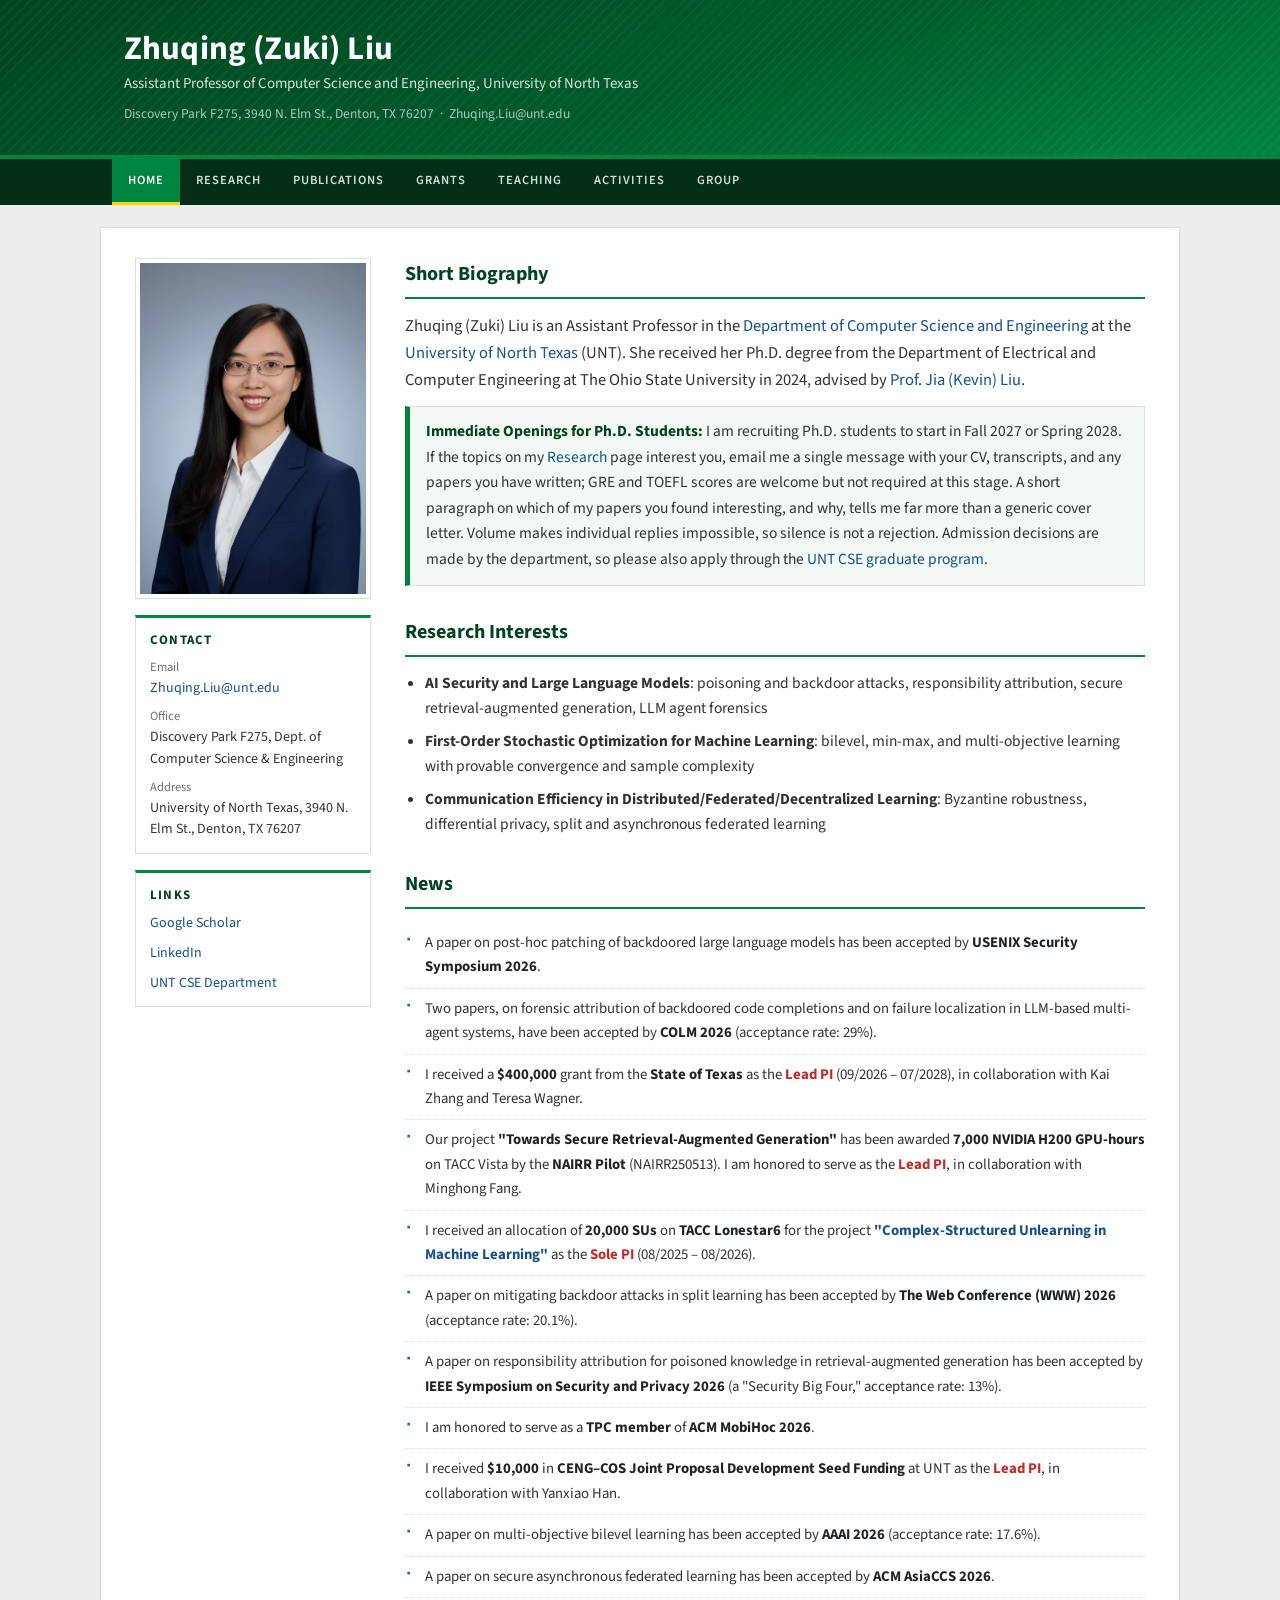
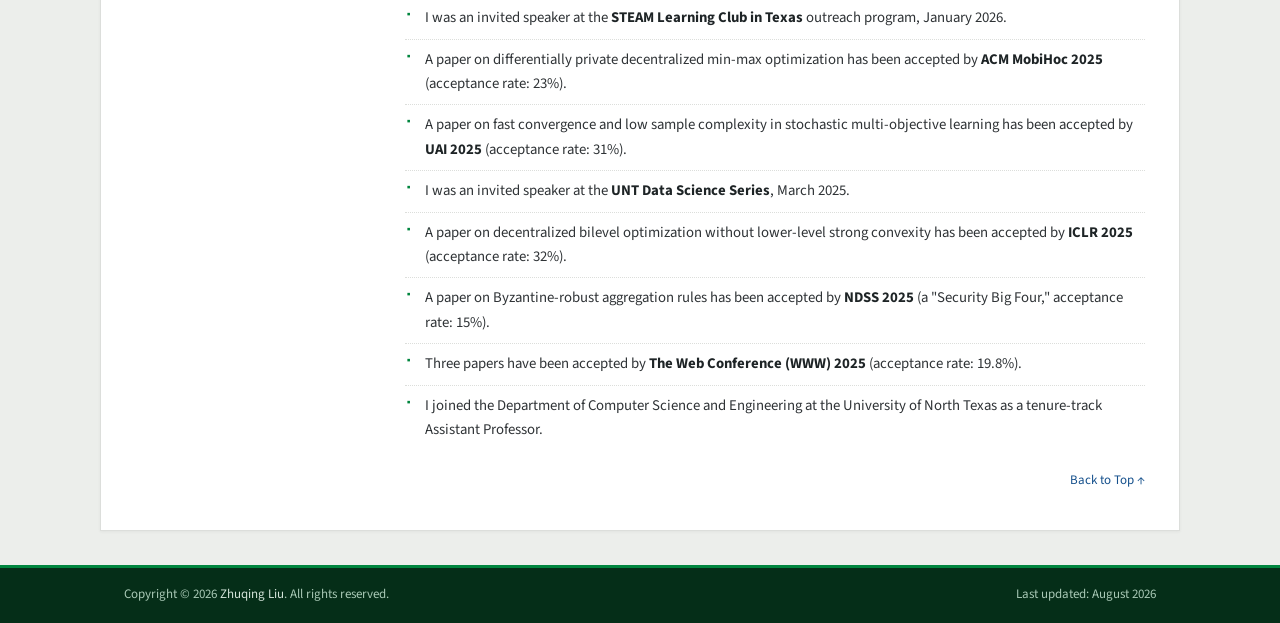
<file: index.html>
<!DOCTYPE html>
<html lang="en">
<head>
<meta charset="utf-8">
<meta name="viewport" content="width=device-width, initial-scale=1">
<title>Zhuqing Liu</title>
<meta name="description" content="Zhuqing (Zuki) Liu, Assistant Professor of Computer Science and Engineering at the University of North Texas. AI security, large language models, and stochastic optimization.">
<meta property="og:title" content="Zhuqing Liu">
<meta property="og:description" content="Zhuqing (Zuki) Liu, Assistant Professor of Computer Science and Engineering at the University of North Texas. AI security, large language models, and stochastic optimization.">
<link rel="preconnect" href="https://fonts.googleapis.com">
<link rel="preconnect" href="https://fonts.gstatic.com" crossorigin>
<link href="https://fonts.googleapis.com/css2?family=Source+Sans+3:wght@400;600;700&display=swap" rel="stylesheet">
<link rel="stylesheet" href="style.css">
</head>
<body>
<a id="top"></a>

<div id="banner">
  <div class="inner">
    <div>
      <h1><a href="index.html">Zhuqing (Zuki) Liu</a></h1>
      <p class="tagline">Assistant Professor of Computer Science and Engineering, University of North Texas</p>
      <p class="where">Discovery Park F275, 3940 N. Elm St., Denton, TX 76207 &nbsp;&middot;&nbsp; Zhuqing.Liu@unt.edu</p>
    </div>
  </div>
</div>

<div id="nav">
  <ul>
    <li><a href="index.html" class="active">Home</a></li>
    <li><a href="research.html">Research</a></li>
    <li><a href="publications.html">Publications</a></li>
    <li><a href="grants.html">Grants</a></li>
    <li><a href="teaching.html">Teaching</a></li>
    <li><a href="activities.html">Activities</a></li>
    <li><a href="group.html">Group</a></li>
  </ul>
</div>

<div id="page">
  <div class="cols">
    <div id="sidebar">
      <img class="photo" src="assets/profile.png" alt="Zhuqing Liu">
      <div class="card">
        <h3>Contact</h3>
        <p><span class="k">Email</span><a href="mailto:Zhuqing.Liu@unt.edu">Zhuqing.Liu@unt.edu</a></p>
        <p><span class="k">Office</span>Discovery Park F275, Dept. of Computer Science &amp; Engineering</p>
        <p><span class="k">Address</span>University of North Texas, 3940 N. Elm St., Denton, TX 76207</p>
      </div>
      <div class="card">
        <h3>Links</h3>
        <p><a href="https://scholar.google.com/citations?user=7NbxFGYAAAAJ&amp;hl=en">Google Scholar</a></p>
        <p><a href="https://www.linkedin.com/in/zhuqing-liu-816610155/">LinkedIn</a></p>
        <p><a href="https://engineering.unt.edu/cse/index.html">UNT CSE Department</a></p>
      </div>
    </div>

    <div class="content">

      <h2>Short Biography</h2>
      <p class="lead">
        Zhuqing (Zuki) Liu is an Assistant Professor in the
        <a href="https://engineering.unt.edu/cse/index.html">Department of Computer Science and Engineering</a>
        at the <a href="https://www.unt.edu/index.html">University of North Texas</a> (UNT).
        She received her Ph.D. degree from the Department of Electrical and Computer Engineering at
        The Ohio State University in 2024, advised by
        <a href="https://kevinliu-osu.github.io/">Prof. Jia (Kevin) Liu</a>.
      </p>
      <div class="notice">
        <b>Immediate Openings for Ph.D. Students:</b>
        I am recruiting Ph.D. students to start in Fall 2027 or Spring 2028. If the topics on my
        <a href="research.html">Research</a> page interest you, email me a single message with your
        CV, transcripts, and any papers you have written; GRE and TOEFL scores are welcome but not
        required at this stage. A short paragraph on which of my papers you found interesting, and
        why, tells me far more than a generic cover letter. Volume makes individual replies
        impossible, so silence is not a rejection. Admission decisions are made by the department,
        so please also apply through the
        <a href="https://engineering.unt.edu/cse/index.html">UNT CSE graduate program</a>.
      </div>

      <h2>Research Interests</h2>
      <ul class="plain">
        <li><b>AI Security and Large Language Models</b>: poisoning and backdoor attacks,
            responsibility attribution, secure retrieval-augmented generation, LLM agent forensics</li>
        <li><b>First-Order Stochastic Optimization for Machine Learning</b>: bilevel, min-max,
            and multi-objective learning with provable convergence and sample complexity</li>
        <li><b>Communication Efficiency in Distributed/Federated/Decentralized Learning</b>:
            Byzantine robustness, differential privacy, split and asynchronous federated learning</li>
      </ul>

      <h2>News</h2>
      <ul class="news">
        <li>A paper on post-hoc patching of backdoored large language models has been accepted by
            <b>USENIX Security Symposium 2026</b>.</li>
        <li>Two papers, on forensic attribution of backdoored code completions and on failure
            localization in LLM-based multi-agent systems, have been accepted by
            <b>COLM 2026</b> (acceptance rate: 29%).</li>
        <li>I received a <b>$400,000</b> grant from the <b>State of Texas</b> as the
            <span class="role">Lead PI</span> (09/2026 &ndash; 07/2028), in collaboration with Kai Zhang and Teresa Wagner.</li>
        <li>Our project <b>"Towards Secure Retrieval-Augmented Generation"</b> has been awarded
            <b>7,000 NVIDIA H200 GPU-hours</b> on TACC Vista by the <b>NAIRR Pilot</b>
            (NAIRR250513). I am honored to serve as the <span class="role">Lead PI</span>,
            in collaboration with Minghong Fang.</li>
        <li>I received an allocation of <b>20,000 SUs</b> on <b>TACC Lonestar6</b> for the project
            <b><a href="https://tacc.utexas.edu/portal/projects/144496">"Complex-Structured
            Unlearning in Machine Learning"</a></b> as the <span class="role">Sole PI</span>
            (08/2025 &ndash; 08/2026).</li>
        <li>A paper on mitigating backdoor attacks in split learning has been accepted by
            <b>The Web Conference (WWW) 2026</b> (acceptance rate: 20.1%).</li>
        <li>A paper on responsibility attribution for poisoned knowledge in retrieval-augmented
            generation has been accepted by <b>IEEE Symposium on Security and Privacy 2026</b>
            (a "Security Big Four," acceptance rate: 13%).</li>
        <li>I am honored to serve as a <b>TPC member</b> of <b>ACM MobiHoc 2026</b>.</li>
        <li>I received <b>$10,000</b> in <b>CENG&ndash;COS Joint Proposal Development Seed Funding</b>
            at UNT as the <span class="role">Lead PI</span>, in collaboration with Yanxiao Han.</li>
        <li>A paper on multi-objective bilevel learning has been accepted by <b>AAAI 2026</b>
            (acceptance rate: 17.6%).</li>
        <li>A paper on secure asynchronous federated learning has been accepted by
            <b>ACM AsiaCCS 2026</b>.</li>
        <li>I was an invited speaker at the <b>STEAM Learning Club in Texas</b> outreach program,
            January 2026.</li>
        <li>A paper on differentially private decentralized min-max optimization has been accepted by
            <b>ACM MobiHoc 2025</b> (acceptance rate: 23%).</li>
        <li>A paper on fast convergence and low sample complexity in stochastic multi-objective
            learning has been accepted by <b>UAI 2025</b> (acceptance rate: 31%).</li>
        <li>I was an invited speaker at the <b>UNT Data Science Series</b>, March 2025.</li>
        <li>A paper on decentralized bilevel optimization without lower-level strong convexity has
            been accepted by <b>ICLR 2025</b> (acceptance rate: 32%).</li>
        <li>A paper on Byzantine-robust aggregation rules has been accepted by <b>NDSS 2025</b>
            (a "Security Big Four," acceptance rate: 15%).</li>
        <li>Three papers have been accepted by <b>The Web Conference (WWW) 2025</b>
            (acceptance rate: 19.8%).</li>
        <li>I joined the Department of Computer Science and Engineering at the University of North
            Texas as a tenure-track Assistant Professor.</li>
      </ul>

    </div>
  </div>

  <a class="totop" href="#top">Back to Top &uarr;</a>
</div>

<div id="footer">
  <div class="inner">
    <span>Copyright &copy; 2026 <a href="mailto:Zhuqing.Liu@unt.edu">Zhuqing Liu</a>. All rights reserved.</span>
    <span>Last updated: August 2026</span>
  </div>
</div>

</body>
</html>
</file>
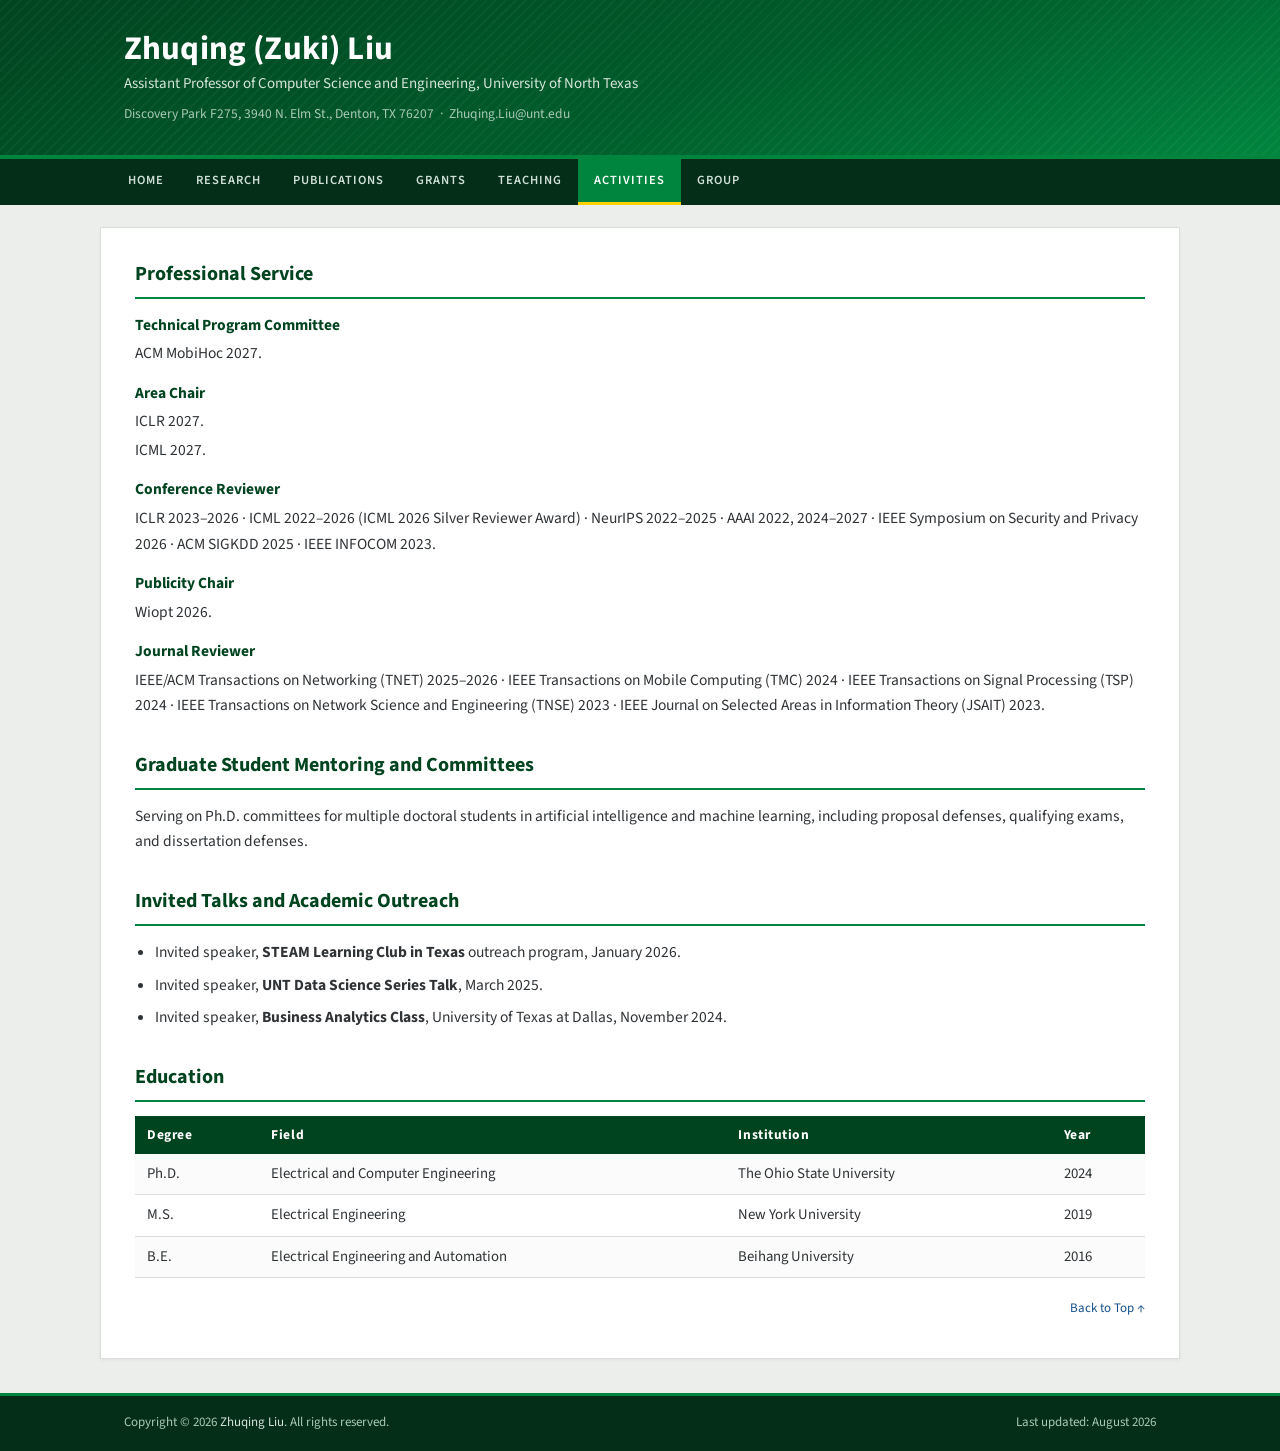
<file: activities.html>
<!DOCTYPE html>
<html lang="en">
<head>
<meta charset="utf-8">
<meta name="viewport" content="width=device-width, initial-scale=1">
<title>Activities | Zhuqing Liu</title>
<meta name="description" content="Professional service, invited talks, and education of Zhuqing Liu.">
<meta property="og:title" content="Activities | Zhuqing Liu">
<meta property="og:description" content="Professional service, invited talks, and education of Zhuqing Liu.">
<link rel="preconnect" href="https://fonts.googleapis.com">
<link rel="preconnect" href="https://fonts.gstatic.com" crossorigin>
<link href="https://fonts.googleapis.com/css2?family=Source+Sans+3:wght@400;600;700&display=swap" rel="stylesheet">
<link rel="stylesheet" href="style.css">
</head>
<body>
<a id="top"></a>

<div id="banner">
  <div class="inner">
    <div>
      <h1><a href="index.html">Zhuqing (Zuki) Liu</a></h1>
      <p class="tagline">Assistant Professor of Computer Science and Engineering, University of North Texas</p>
      <p class="where">Discovery Park F275, 3940 N. Elm St., Denton, TX 76207 &nbsp;&middot;&nbsp; Zhuqing.Liu@unt.edu</p>
    </div>
  </div>
</div>

<div id="nav">
  <ul>
    <li><a href="index.html">Home</a></li>
    <li><a href="research.html">Research</a></li>
    <li><a href="publications.html">Publications</a></li>
    <li><a href="grants.html">Grants</a></li>
    <li><a href="teaching.html">Teaching</a></li>
    <li><a href="activities.html" class="active">Activities</a></li>
    <li><a href="group.html">Group</a></li>
  </ul>
</div>

<div id="page">
  <h2>Professional Service</h2>

  <dl class="svc">

    <dt>Technical Program Committee</dt>
    <dd>ACM MobiHoc 2027.</dd>

    
    <dt>Area Chair</dt>
    <dd>ICLR 2027.</dd>
     <dd>ICML 2027.</dd>

    <dt>Conference Reviewer</dt>
    <dd>ICLR 2023&ndash;2026 &middot; ICML 2022&ndash;2026 (ICML 2026 Silver Reviewer Award) &middot; NeurIPS 2022&ndash;2025 &middot;
        AAAI 2022, 2024&ndash;2027 &middot; IEEE Symposium on Security and Privacy 2026 &middot;
        ACM SIGKDD 2025 &middot; IEEE INFOCOM 2023.</dd>

    <dt>Publicity Chair</dt>
    <dd>Wiopt 2026.</dd>

    
    <dt>Journal Reviewer</dt>
    <dd>IEEE/ACM Transactions on Networking (TNET) 2025&ndash;2026 &middot;
        IEEE Transactions on Mobile Computing (TMC) 2024 &middot;
        IEEE Transactions on Signal Processing (TSP) 2024 &middot;
        IEEE Transactions on Network Science and Engineering (TNSE) 2023 &middot;
        IEEE Journal on Selected Areas in Information Theory (JSAIT) 2023.</dd>
  </dl>

  <h2>Graduate Student Mentoring and Committees</h2>
  <p>
    Serving on Ph.D. committees for multiple doctoral students in artificial intelligence and machine
    learning, including proposal defenses, qualifying exams, and dissertation defenses.
  </p>

  <h2>Invited Talks and Academic Outreach</h2>
  <ul class="plain">
    <li>Invited speaker, <b>STEAM Learning Club in Texas</b> outreach program, January 2026.</li>
    <li>Invited speaker, <b>UNT Data Science Series Talk</b>, March 2025.</li>
    <li>Invited speaker, <b>Business Analytics Class</b>, University of Texas at Dallas,
        November 2024.</li>
  </ul>

  <h2>Education</h2>
  <table class="grid">
    <tr><th>Degree</th><th>Field</th><th>Institution</th><th>Year</th></tr>
    <tr><td>Ph.D.</td><td>Electrical and Computer Engineering</td><td>The Ohio State University</td><td>2024</td></tr>
    <tr><td>M.S.</td><td>Electrical Engineering</td><td>New York University</td><td>2019</td></tr>
    <tr><td>B.E.</td><td>Electrical Engineering and Automation</td><td>Beihang University</td><td>2016</td></tr>
  </table>

  <a class="totop" href="#top">Back to Top &uarr;</a>
</div>

<div id="footer">
  <div class="inner">
    <span>Copyright &copy; 2026 <a href="mailto:Zhuqing.Liu@unt.edu">Zhuqing Liu</a>. All rights reserved.</span>
    <span>Last updated: August 2026</span>
  </div>
</div>

</body>
</html>
</file>
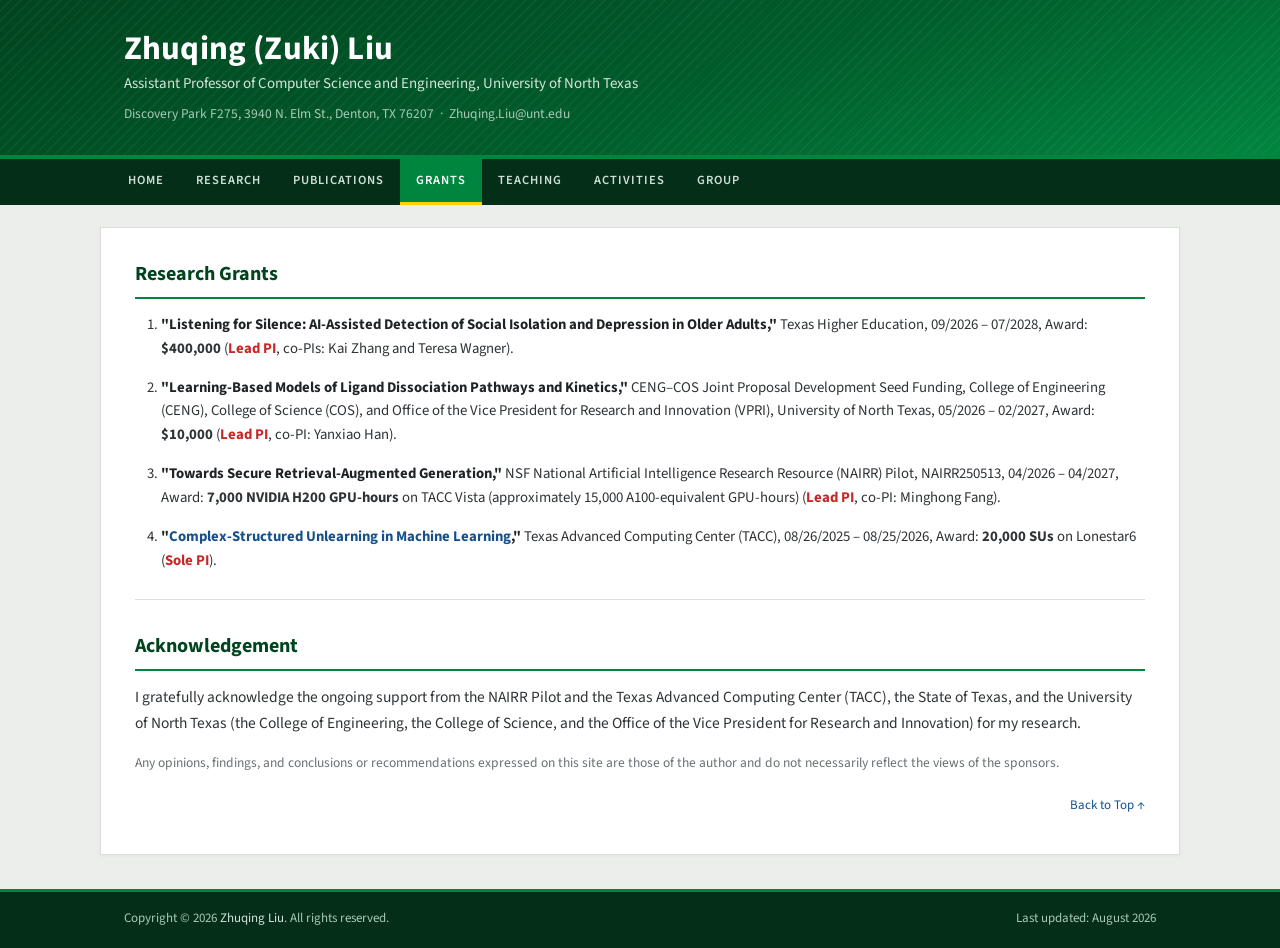
<file: grants.html>
<!DOCTYPE html>
<html lang="en">
<head>
<meta charset="utf-8">
<meta name="viewport" content="width=device-width, initial-scale=1">
<title>Grants | Zhuqing Liu</title>
<meta name="description" content="Funded research projects of Zhuqing Liu, University of North Texas.">
<meta property="og:title" content="Grants | Zhuqing Liu">
<meta property="og:description" content="Funded research projects of Zhuqing Liu, University of North Texas.">
<link rel="preconnect" href="https://fonts.googleapis.com">
<link rel="preconnect" href="https://fonts.gstatic.com" crossorigin>
<link href="https://fonts.googleapis.com/css2?family=Source+Sans+3:wght@400;600;700&display=swap" rel="stylesheet">
<link rel="stylesheet" href="style.css">
</head>
<body>
<a id="top"></a>

<div id="banner">
  <div class="inner">
    <div>
      <h1><a href="index.html">Zhuqing (Zuki) Liu</a></h1>
      <p class="tagline">Assistant Professor of Computer Science and Engineering, University of North Texas</p>
      <p class="where">Discovery Park F275, 3940 N. Elm St., Denton, TX 76207 &nbsp;&middot;&nbsp; Zhuqing.Liu@unt.edu</p>
    </div>
  </div>
</div>

<div id="nav">
  <ul>
    <li><a href="index.html">Home</a></li>
    <li><a href="research.html">Research</a></li>
    <li><a href="publications.html">Publications</a></li>
    <li><a href="grants.html" class="active">Grants</a></li>
    <li><a href="teaching.html">Teaching</a></li>
    <li><a href="activities.html">Activities</a></li>
    <li><a href="group.html">Group</a></li>
  </ul>
</div>

<div id="page">
  <h2>Research Grants</h2>


  <ol class="grants">
    <li>
      <span class="title">"Listening for Silence: AI-Assisted Detection of Social Isolation and
      Depression in Older Adults,"</span>
      Texas Higher Education, 09/2026 &ndash; 07/2028,
      Award: <span class="amt">$400,000</span>
      (<span class="role">Lead PI</span>, co-PIs: Kai Zhang and Teresa Wagner).
    </li>
    <li>
      <span class="title">"Learning-Based Models of Ligand Dissociation Pathways and
      Kinetics,"</span>
      CENG&ndash;COS Joint Proposal Development Seed Funding, College of Engineering (CENG),
      College of Science (COS), and Office of the Vice President for Research and Innovation
      (VPRI), University of North Texas, 05/2026 &ndash; 02/2027,
      Award: <span class="amt">$10,000</span>
      (<span class="role">Lead PI</span>, co-PI: Yanxiao Han).
    </li>
    <li>
      <span class="title">"Towards Secure Retrieval-Augmented Generation,"</span>
      NSF National Artificial Intelligence Research Resource (NAIRR) Pilot, NAIRR250513,
      04/2026 &ndash; 04/2027,
      Award: <span class="amt">7,000 NVIDIA H200 GPU-hours</span> on TACC Vista
      (approximately 15,000 A100-equivalent GPU-hours)
      (<span class="role">Lead PI</span>, co-PI: Minghong Fang).
    </li>
    <li>
      <span class="title">"<a href="https://tacc.utexas.edu/portal/projects/144496">Complex-Structured Unlearning in Machine Learning</a>,"</span>
      Texas Advanced Computing Center (TACC), 08/26/2025 &ndash; 08/25/2026,
      Award: <span class="amt">20,000 SUs</span> on Lonestar6
      (<span class="role">Sole PI</span>).
    </li>
  </ol>

  <hr class="sep">

  <h2>Acknowledgement</h2>
  <p>
    I gratefully acknowledge the ongoing support from the NAIRR Pilot and the Texas Advanced
    Computing Center (TACC), the State of Texas, and the University of North Texas (the
    College of Engineering, the College of Science, and the Office of the Vice President for Research
    and Innovation) for my research.
  </p>
  <p class="foot-note">
    Any opinions, findings, and conclusions or recommendations expressed on this site are those of
    the author and do not necessarily reflect the views of the sponsors.
  </p>

  <a class="totop" href="#top">Back to Top &uarr;</a>
</div>

<div id="footer">
  <div class="inner">
    <span>Copyright &copy; 2026 <a href="mailto:Zhuqing.Liu@unt.edu">Zhuqing Liu</a>. All rights reserved.</span>
    <span>Last updated: August 2026</span>
  </div>
</div>

</body>
</html>
</file>
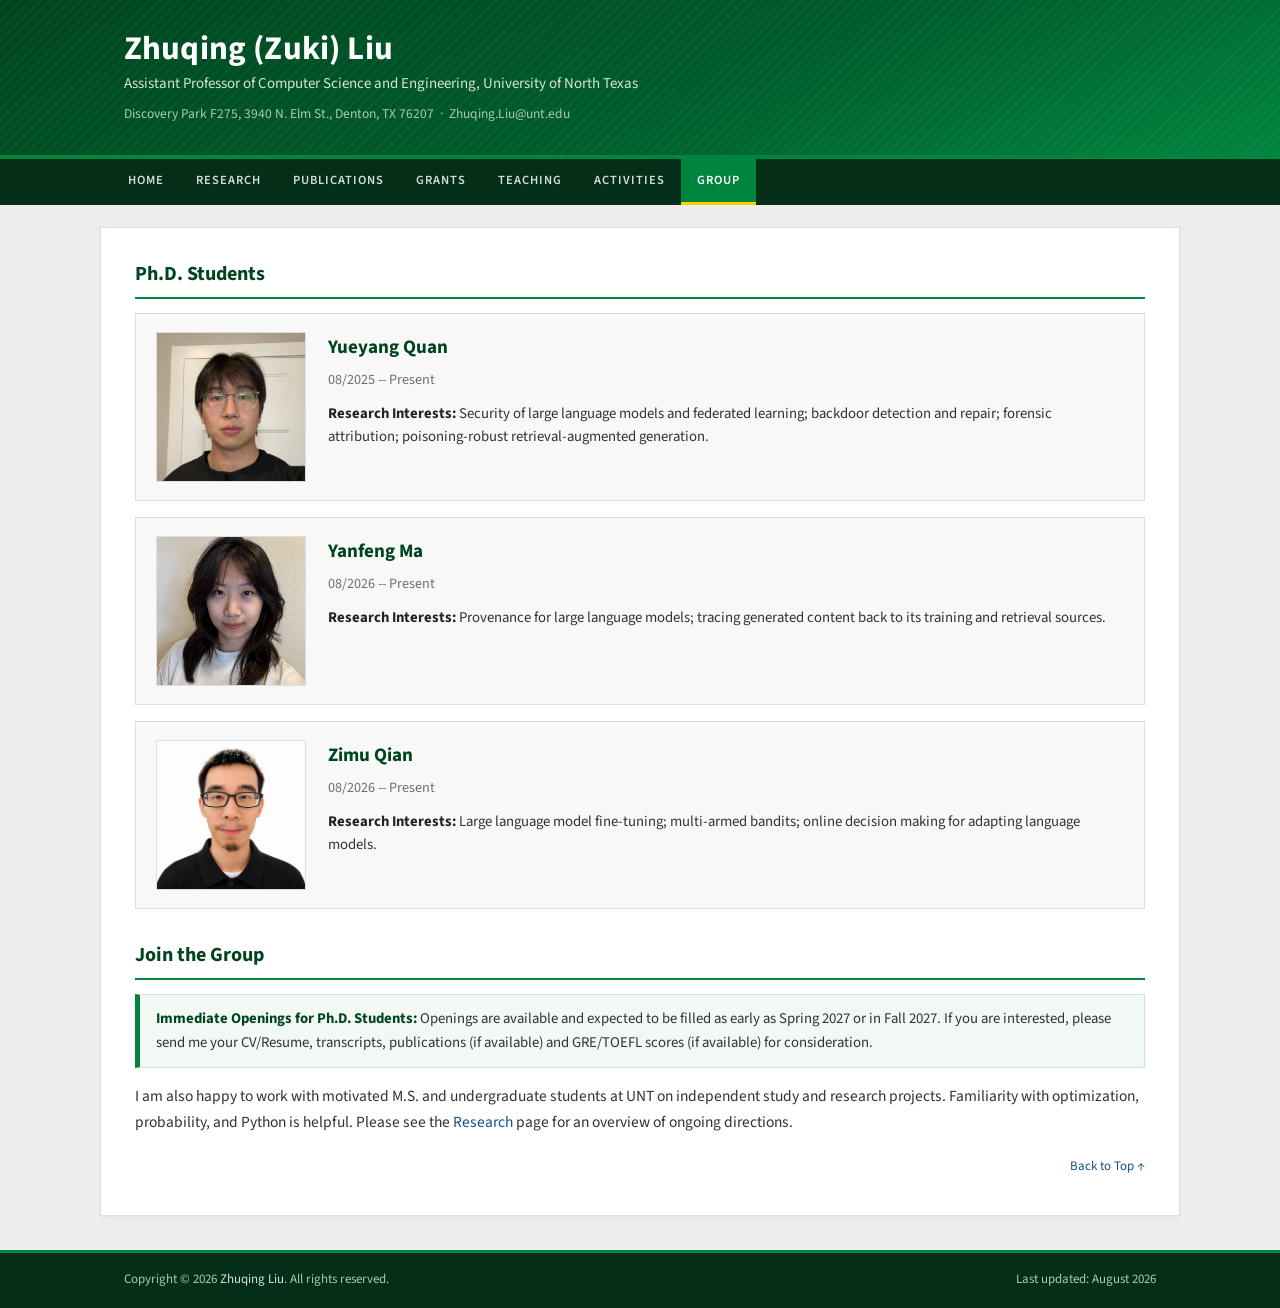
<file: group.html>
<!DOCTYPE html>
<html lang="en">
<head>
<meta charset="utf-8">
<meta name="viewport" content="width=device-width, initial-scale=1">
<title>Group | Zhuqing Liu</title>
<meta name="description" content="Research group of Zhuqing Liu at the University of North Texas: Ph.D. students working on AI security, large language models, and stochastic optimization.">
<meta property="og:title" content="Group | Zhuqing Liu">
<meta property="og:description" content="Research group of Zhuqing Liu at the University of North Texas.">
<link rel="preconnect" href="https://fonts.googleapis.com">
<link rel="preconnect" href="https://fonts.gstatic.com" crossorigin>
<link href="https://fonts.googleapis.com/css2?family=Source+Sans+3:wght@400;600;700&display=swap" rel="stylesheet">
<link rel="stylesheet" href="style.css">
</head>
<body>
<a id="top"></a>

<div id="banner">
  <div class="inner">
    <div>
      <h1><a href="index.html">Zhuqing (Zuki) Liu</a></h1>
      <p class="tagline">Assistant Professor of Computer Science and Engineering, University of North Texas</p>
      <p class="where">Discovery Park F275, 3940 N. Elm St., Denton, TX 76207 &nbsp;&middot;&nbsp; Zhuqing.Liu@unt.edu</p>
    </div>
  </div>
</div>

<div id="nav">
  <ul>
    <li><a href="index.html">Home</a></li>
    <li><a href="research.html">Research</a></li>
    <li><a href="publications.html">Publications</a></li>
    <li><a href="grants.html">Grants</a></li>
    <li><a href="teaching.html">Teaching</a></li>
    <li><a href="activities.html">Activities</a></li>
    <li><a href="group.html" class="active">Group</a></li>
  </ul>
</div>

<div id="page">

  <h2>Ph.D. Students</h2>

  <div class="person">
    <img class="mug" src="assets/yueyang.jpg" alt="Yueyang Quan">
    <div>
      <h3>Yueyang Quan</h3>
      <p class="when">08/2025 -- Present</p>
      <p><span class="lbl">Research Interests:</span> Security of large language models and
         federated learning; backdoor detection and repair; forensic attribution;
         poisoning-robust retrieval-augmented generation.</p>
    </div>
  </div>

  <div class="person">
    <img class="mug" src="assets/yanfeng.jpg" alt="Yanfeng Ma">
    <div>
      <h3>Yanfeng Ma</h3>
      <p class="when">08/2026 -- Present</p>
      <p><span class="lbl">Research Interests:</span> Provenance for large language models;
         tracing generated content back to its training and retrieval sources.</p>
    </div>
  </div>

  <div class="person">
    <img class="mug" src="assets/zimu.png" alt="Zimu Qian">
    <div>
      <h3>Zimu Qian</h3>
      <p class="when">08/2026 -- Present</p>
      <p><span class="lbl">Research Interests:</span> Large language model fine-tuning;
         multi-armed bandits; online decision making for adapting language models.</p>
    </div>
  </div>

  <h2>Join the Group</h2>
  <div class="join">
    <b>Immediate Openings for Ph.D. Students:</b>
    Openings are available and expected to be filled as early as Spring 2027 or in Fall 2027.
    If you are interested, please send me your CV/Resume, transcripts, publications (if available)
    and GRE/TOEFL scores (if available) for consideration.
  </div>
  <p>
    I am also happy to work with motivated M.S. and undergraduate students at UNT on independent
    study and research projects. Familiarity with optimization, probability, and Python is helpful.
    Please see the <a href="research.html">Research</a> page for an overview of ongoing directions.
  </p>

  <a class="totop" href="#top">Back to Top &uarr;</a>
</div>

<div id="footer">
  <div class="inner">
    <span>Copyright &copy; 2026 <a href="mailto:Zhuqing.Liu@unt.edu">Zhuqing Liu</a>. All rights reserved.</span>
    <span>Last updated: August 2026</span>
  </div>
</div>

</body>
</html>
</file>
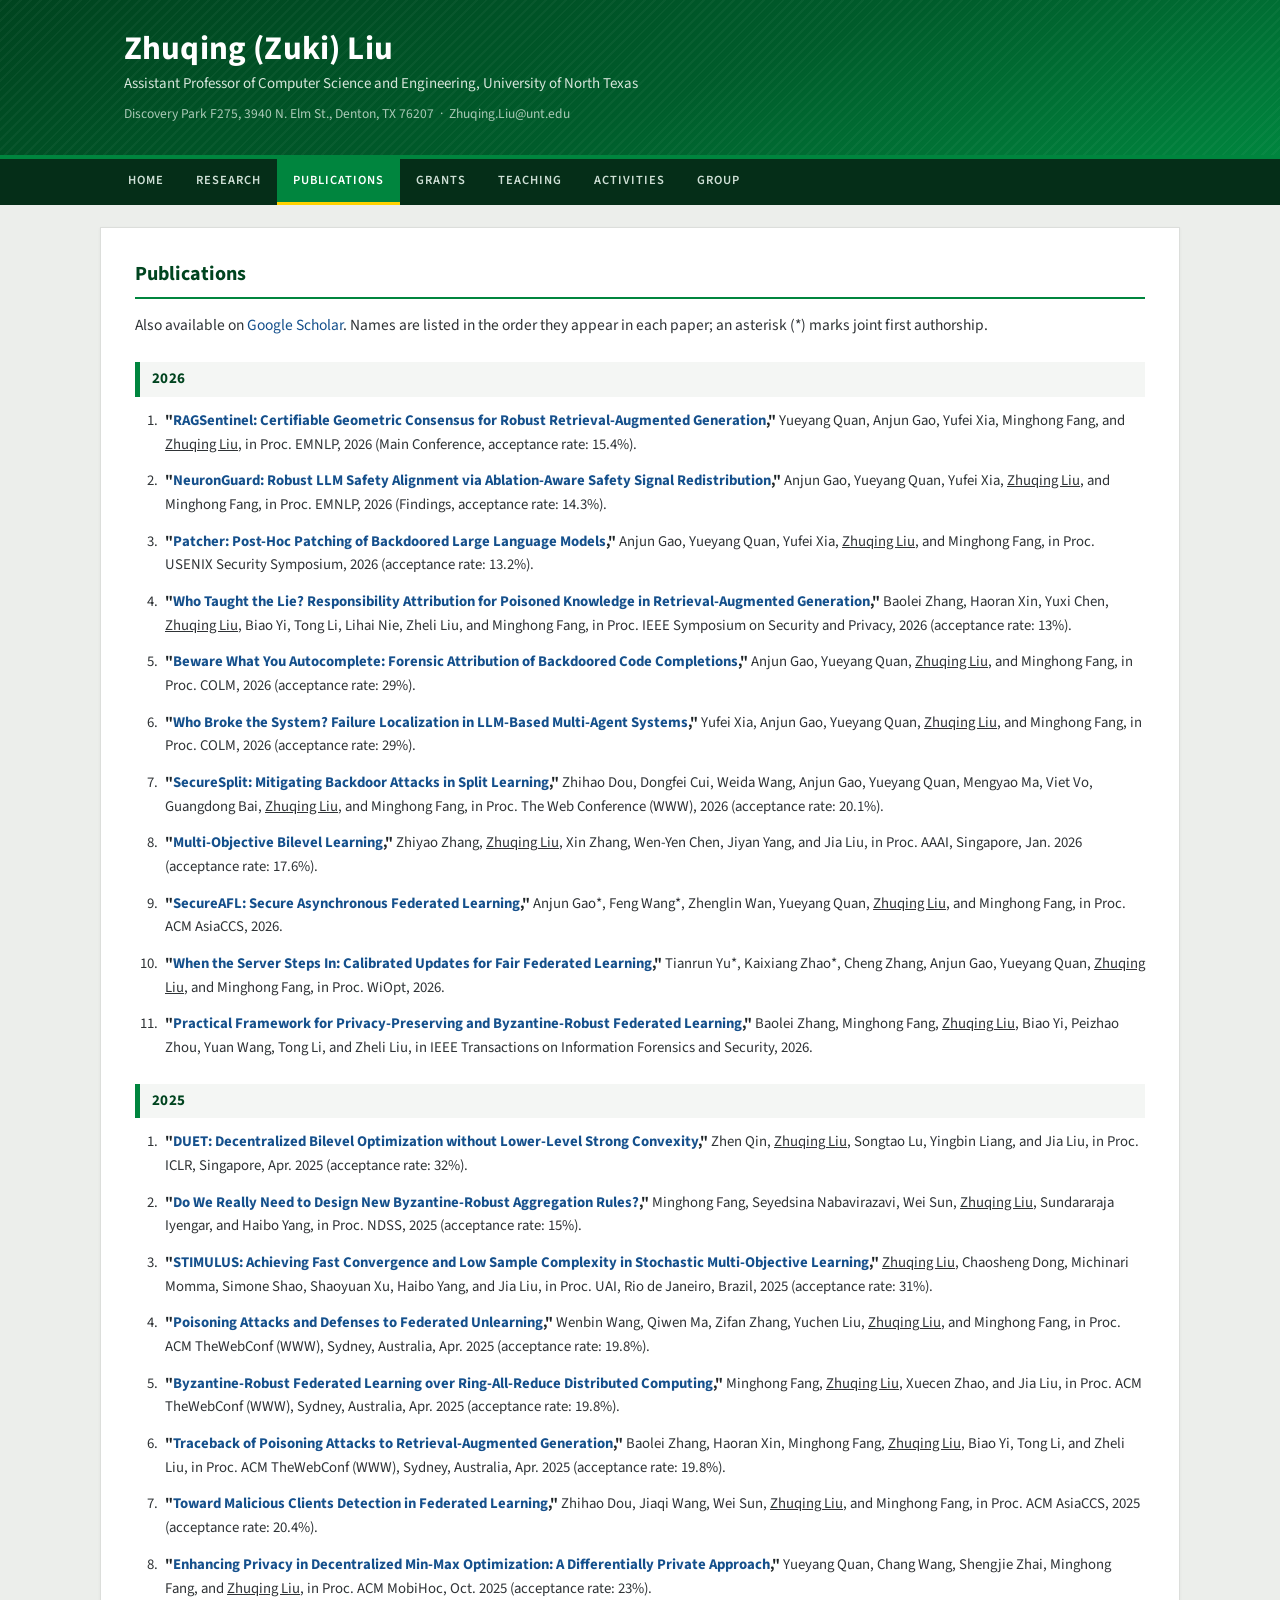
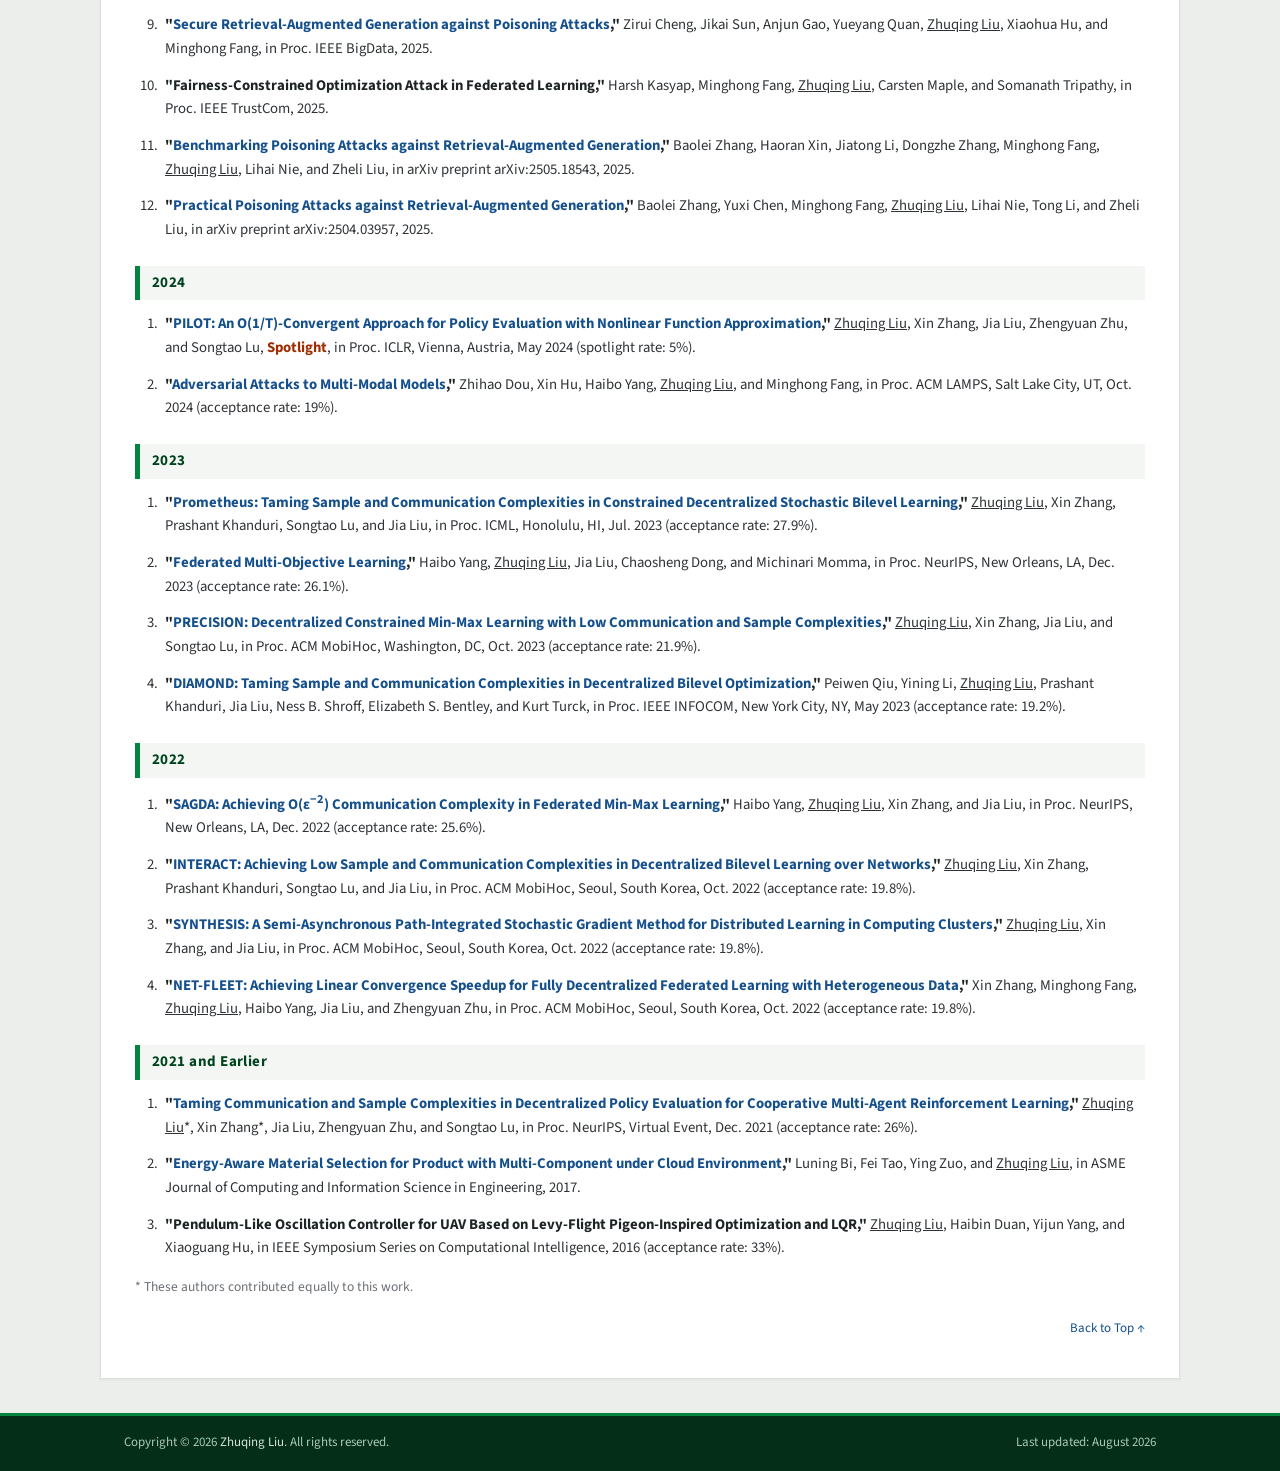
<file: publications.html>
<!DOCTYPE html>
<html lang="en">
<head>
<meta charset="utf-8">
<meta name="viewport" content="width=device-width, initial-scale=1">
<title>Publications | Zhuqing Liu</title>
<meta name="description" content="Complete publication list of Zhuqing Liu, University of North Texas.">
<meta property="og:title" content="Publications | Zhuqing Liu">
<meta property="og:description" content="Complete publication list of Zhuqing Liu, University of North Texas.">
<link rel="preconnect" href="https://fonts.googleapis.com">
<link rel="preconnect" href="https://fonts.gstatic.com" crossorigin>
<link href="https://fonts.googleapis.com/css2?family=Source+Sans+3:wght@400;600;700&display=swap" rel="stylesheet">
<link rel="stylesheet" href="style.css">
</head>
<body>
<a id="top"></a>

<div id="banner">
  <div class="inner">
    <div>
      <h1><a href="index.html">Zhuqing (Zuki) Liu</a></h1>
      <p class="tagline">Assistant Professor of Computer Science and Engineering, University of North Texas</p>
      <p class="where">Discovery Park F275, 3940 N. Elm St., Denton, TX 76207 &nbsp;&middot;&nbsp; Zhuqing.Liu@unt.edu</p>
    </div>
  </div>
</div>

<div id="nav">
  <ul>
    <li><a href="index.html">Home</a></li>
    <li><a href="research.html">Research</a></li>
    <li><a href="publications.html" class="active">Publications</a></li>
    <li><a href="grants.html">Grants</a></li>
    <li><a href="teaching.html">Teaching</a></li>
    <li><a href="activities.html">Activities</a></li>
    <li><a href="group.html">Group</a></li>
  </ul>
</div>

<div id="page">
  <h2>Publications</h2>
  <p>Also available on <a href="https://scholar.google.com/citations?user=7NbxFGYAAAAJ&amp;hl=en">Google Scholar</a>. Names are listed in the order they appear in each paper; an asterisk (*) marks joint first authorship.</p>
  <p class="yearbar">2026</p>
<ol class="pubs">
<li>
  <span class="title">"<a href="https://arxiv.org/abs/2608.23965">RAGSentinel: Certifiable Geometric Consensus for Robust Retrieval-Augmented Generation</a>,"</span>
  Yueyang Quan, Anjun Gao, Yufei Xia, Minghong Fang, and <span class="self">Zhuqing Liu</span>, in Proc. EMNLP, 2026 (Main Conference, acceptance rate: 15.4%).
</li>

<li>
  <span class="title">"<a href="https://arxiv.org/abs/2608.23959">NeuronGuard: Robust LLM Safety Alignment via Ablation-Aware Safety Signal Redistribution</a>,"</span>
  Anjun Gao, Yueyang Quan, Yufei Xia, <span class="self">Zhuqing Liu</span>, and Minghong Fang, in Proc. EMNLP, 2026 (Findings, acceptance rate: 14.3%).
</li>

<li>
  <span class="title">"<a href="https://arxiv.org/abs/2606.02995">Patcher: Post-Hoc Patching of Backdoored Large Language Models</a>,"</span>
  Anjun Gao, Yueyang Quan, Yufei Xia, <span class="self">Zhuqing Liu</span>, and Minghong Fang, in Proc. USENIX Security Symposium, 2026 (acceptance rate: 13.2%).
</li>

<li>
  <span class="title">"<a href="https://arxiv.org/abs/2509.13772">Who Taught the Lie? Responsibility Attribution for Poisoned Knowledge in Retrieval-Augmented Generation</a>,"</span>
  Baolei Zhang, Haoran Xin, Yuxi Chen, <span class="self">Zhuqing Liu</span>, Biao Yi, Tong Li, Lihai Nie, Zheli Liu, and Minghong Fang, in Proc. IEEE Symposium on Security and Privacy, 2026 (acceptance rate: 13%).
</li>

  <li>
    <span class="title">"<a href="https://arxiv.org/abs/2607.08011">Beware What You Autocomplete: Forensic Attribution of Backdoored Code Completions</a>,"</span>
    Anjun Gao, Yueyang Quan, <span class="self">Zhuqing Liu</span>, and Minghong Fang, in Proc. COLM, 2026 (acceptance rate: 29%).
  </li>

  <li>
    <span class="title">"<a href="https://arxiv.org/abs/2607.07989">Who Broke the System? Failure Localization in LLM-Based Multi-Agent Systems</a>,"</span>
    Yufei Xia, Anjun Gao, Yueyang Quan, <span class="self">Zhuqing Liu</span>, and Minghong Fang, in Proc. COLM, 2026 (acceptance rate: 29%).
  </li>

  <li>
    <span class="title">"<a href="https://arxiv.org/abs/2601.14054">SecureSplit: Mitigating Backdoor Attacks in Split Learning</a>,"</span>
    Zhihao Dou, Dongfei Cui, Weida Wang, Anjun Gao, Yueyang Quan, Mengyao Ma, Viet Vo, Guangdong Bai, <span class="self">Zhuqing Liu</span>, and Minghong Fang, in Proc. The Web Conference (WWW), 2026 (acceptance rate: 20.1%).
  </li>

  <li>
    <span class="title">"<a href="https://www.arxiv.org/abs/2511.07824">Multi-Objective Bilevel Learning</a>,"</span>
    Zhiyao Zhang, <span class="self">Zhuqing Liu</span>, Xin Zhang, Wen-Yen Chen, Jiyan Yang, and Jia Liu, in Proc. AAAI, Singapore, Jan. 2026 (acceptance rate: 17.6%).
  </li>

  <li>
    <span class="title">"<a href="https://arxiv.org/abs/2604.03862">SecureAFL: Secure Asynchronous Federated Learning</a>,"</span>
    Anjun Gao*, Feng Wang*, Zhenglin Wan, Yueyang Quan, <span class="self">Zhuqing Liu</span>, and Minghong Fang, in Proc. ACM AsiaCCS, 2026.
  </li>

  <li>
    <span class="title">"<a href="https://arxiv.org/abs/2601.05352">When the Server Steps In: Calibrated Updates for Fair Federated Learning</a>,"</span>
    Tianrun Yu*, Kaixiang Zhao*, Cheng Zhang, Anjun Gao, Yueyang Quan, <span class="self">Zhuqing Liu</span>, and Minghong Fang, in Proc. WiOpt, 2026.
  </li>

  <li>
    <span class="title">"<a href="https://arxiv.org/abs/2512.17254">Practical Framework for Privacy-Preserving and Byzantine-Robust Federated Learning</a>,"</span>
    Baolei Zhang, Minghong Fang, <span class="self">Zhuqing Liu</span>, Biao Yi, Peizhao Zhou, Yuan Wang, Tong Li, and Zheli Liu, in IEEE Transactions on Information Forensics and Security, 2026.
  </li>
</ol>

  <p class="yearbar">2025</p>
  <ol class="pubs">
    <li><span class="title">"<a href="https://openreview.net/pdf?id=jxMAPMqNr5">DUET: Decentralized Bilevel Optimization without Lower-Level Strong Convexity</a>,"</span> Zhen Qin, <span class="self">Zhuqing Liu</span>, Songtao Lu, Yingbin Liang, and Jia Liu, in Proc. ICLR, Singapore, Apr. 2025 (acceptance rate: 32%).</li>
    <li><span class="title">"<a href="https://arxiv.org/abs/2501.17381">Do We Really Need to Design New Byzantine-Robust Aggregation Rules?</a>,"</span> Minghong Fang, Seyedsina Nabavirazavi, Wei Sun, <span class="self">Zhuqing Liu</span>, Sundararaja Iyengar, and Haibo Yang, in Proc. NDSS, 2025 (acceptance rate: 15%).</li>
    <li><span class="title">"<a href="https://arxiv.org/pdf/2506.19883">STIMULUS: Achieving Fast Convergence and Low Sample Complexity in Stochastic Multi-Objective Learning</a>,"</span> <span class="self">Zhuqing Liu</span>, Chaosheng Dong, Michinari Momma, Simone Shao, Shaoyuan Xu, Haibo Yang, and Jia Liu, in Proc. UAI, Rio de Janeiro, Brazil, 2025 (acceptance rate: 31%).</li>
    <li><span class="title">"<a href="https://arxiv.org/abs/2501.17396">Poisoning Attacks and Defenses to Federated Unlearning</a>,"</span> Wenbin Wang, Qiwen Ma, Zifan Zhang, Yuchen Liu, <span class="self">Zhuqing Liu</span>, and Minghong Fang, in Proc. ACM TheWebConf (WWW), Sydney, Australia, Apr. 2025 (acceptance rate: 19.8%).</li>
    <li><span class="title">"<a href="https://arxiv.org/abs/2501.17392">Byzantine-Robust Federated Learning over Ring-All-Reduce Distributed Computing</a>,"</span> Minghong Fang, <span class="self">Zhuqing Liu</span>, Xuecen Zhao, and Jia Liu, in Proc. ACM TheWebConf (WWW), Sydney, Australia, Apr. 2025 (acceptance rate: 19.8%).</li>
    <li><span class="title">"<a href="https://arxiv.org/abs/2504.21668">Traceback of Poisoning Attacks to Retrieval-Augmented Generation</a>,"</span> Baolei Zhang, Haoran Xin, Minghong Fang, <span class="self">Zhuqing Liu</span>, Biao Yi, Tong Li, and Zheli Liu, in Proc. ACM TheWebConf (WWW), Sydney, Australia, Apr. 2025 (acceptance rate: 19.8%).</li>
    <li><span class="title">"<a href="https://arxiv.org/pdf/2505.09110">Toward Malicious Clients Detection in Federated Learning</a>,"</span> Zhihao Dou, Jiaqi Wang, Wei Sun, <span class="self">Zhuqing Liu</span>, and Minghong Fang, in Proc. ACM AsiaCCS, 2025 (acceptance rate: 20.4%).</li>
    <li><span class="title">"<a href="https://arxiv.org/pdf/2508.07505">Enhancing Privacy in Decentralized Min-Max Optimization: A Differentially Private Approach</a>,"</span> Yueyang Quan, Chang Wang, Shengjie Zhai, Minghong Fang, and <span class="self">Zhuqing Liu</span>, in Proc. ACM MobiHoc, Oct. 2025 (acceptance rate: 23%).</li>
    <li><span class="title">"<a href="https://arxiv.org/pdf/2510.25025">Secure Retrieval-Augmented Generation against Poisoning Attacks</a>,"</span> Zirui Cheng, Jikai Sun, Anjun Gao, Yueyang Quan, <span class="self">Zhuqing Liu</span>, Xiaohua Hu, and Minghong Fang, in Proc. IEEE BigData, 2025.</li>
    <li><span class="title">"Fairness-Constrained Optimization Attack in Federated Learning,"</span> Harsh Kasyap, Minghong Fang, <span class="self">Zhuqing Liu</span>, Carsten Maple, and Somanath Tripathy, in Proc. IEEE TrustCom, 2025.</li>
    <li><span class="title">"<a href="https://arxiv.org/pdf/2505.18543">Benchmarking Poisoning Attacks against Retrieval-Augmented Generation</a>,"</span> Baolei Zhang, Haoran Xin, Jiatong Li, Dongzhe Zhang, Minghong Fang, <span class="self">Zhuqing Liu</span>, Lihai Nie, and Zheli Liu, in arXiv preprint arXiv:2505.18543, 2025.</li>
    <li><span class="title">"<a href="https://arxiv.org/abs/2504.03957">Practical Poisoning Attacks against Retrieval-Augmented Generation</a>,"</span> Baolei Zhang, Yuxi Chen, Minghong Fang, <span class="self">Zhuqing Liu</span>, Lihai Nie, Tong Li, and Zheli Liu, in arXiv preprint arXiv:2504.03957, 2025.</li>
  </ol>
  <p class="yearbar">2024</p>
  <ol class="pubs">
    <li><span class="title">"<a href="https://openreview.net/pdf?id=OkHHJcMroY">PILOT: An O(1/T)-Convergent Approach for Policy Evaluation with Nonlinear Function Approximation</a>,"</span> <span class="self">Zhuqing Liu</span>, Xin Zhang, Jia Liu, Zhengyuan Zhu, and Songtao Lu, <span class="flag">Spotlight</span>, in Proc. ICLR, Vienna, Austria, May 2024 (spotlight rate: 5%).</li>
    <li><span class="title">"<a href="https://arxiv.org/abs/2409.06793">Adversarial Attacks to Multi-Modal Models</a>,"</span> Zhihao Dou, Xin Hu, Haibo Yang, <span class="self">Zhuqing Liu</span>, and Minghong Fang, in Proc. ACM LAMPS, Salt Lake City, UT, Oct. 2024 (acceptance rate: 19%).</li>
  </ol>
  <p class="yearbar">2023</p>
  <ol class="pubs">
    <li><span class="title">"<a href="https://proceedings.mlr.press/v202/liu23az.html">Prometheus: Taming Sample and Communication Complexities in Constrained Decentralized Stochastic Bilevel Learning</a>,"</span> <span class="self">Zhuqing Liu</span>, Xin Zhang, Prashant Khanduri, Songtao Lu, and Jia Liu, in Proc. ICML, Honolulu, HI, Jul. 2023 (acceptance rate: 27.9%).</li>
    <li><span class="title">"<a href="https://arxiv.org/pdf/2310.09866.pdf">Federated Multi-Objective Learning</a>,"</span> Haibo Yang, <span class="self">Zhuqing Liu</span>, Jia Liu, Chaosheng Dong, and Michinari Momma, in Proc. NeurIPS, New Orleans, LA, Dec. 2023 (acceptance rate: 26.1%).</li>
    <li><span class="title">"<a href="https://dl.acm.org/doi/10.1145/3565287.3610267">PRECISION: Decentralized Constrained Min-Max Learning with Low Communication and Sample Complexities</a>,"</span> <span class="self">Zhuqing Liu</span>, Xin Zhang, Jia Liu, and Songtao Lu, in Proc. ACM MobiHoc, Washington, DC, Oct. 2023 (acceptance rate: 21.9%).</li>
    <li><span class="title">"<a href="https://arxiv.org/pdf/2212.02376.pdf">DIAMOND: Taming Sample and Communication Complexities in Decentralized Bilevel Optimization</a>,"</span> Peiwen Qiu, Yining Li, <span class="self">Zhuqing Liu</span>, Prashant Khanduri, Jia Liu, Ness B. Shroff, Elizabeth S. Bentley, and Kurt Turck, in Proc. IEEE INFOCOM, New York City, NY, May 2023 (acceptance rate: 19.2%).</li>
  </ol>
  <p class="yearbar">2022</p>
  <ol class="pubs">
    <li><span class="title">"<a href="https://openreview.net/references/pdf?id=XqSP_muxiK">SAGDA: Achieving O(&epsilon;<sup>&minus;2</sup>) Communication Complexity in Federated Min-Max Learning</a>,"</span> Haibo Yang, <span class="self">Zhuqing Liu</span>, Xin Zhang, and Jia Liu, in Proc. NeurIPS, New Orleans, LA, Dec. 2022 (acceptance rate: 25.6%).</li>
    <li><span class="title">"<a href="https://dl.acm.org/doi/10.1145/3492866.3549721">INTERACT: Achieving Low Sample and Communication Complexities in Decentralized Bilevel Learning over Networks</a>,"</span> <span class="self">Zhuqing Liu</span>, Xin Zhang, Prashant Khanduri, Songtao Lu, and Jia Liu, in Proc. ACM MobiHoc, Seoul, South Korea, Oct. 2022 (acceptance rate: 19.8%).</li>
    <li><span class="title">"<a href="https://dl.acm.org/doi/10.1145/3492866.3549722">SYNTHESIS: A Semi-Asynchronous Path-Integrated Stochastic Gradient Method for Distributed Learning in Computing Clusters</a>,"</span> <span class="self">Zhuqing Liu</span>, Xin Zhang, and Jia Liu, in Proc. ACM MobiHoc, Seoul, South Korea, Oct. 2022 (acceptance rate: 19.8%).</li>
    <li><span class="title">"<a href="https://dl.acm.org/doi/10.1145/3492866.3549723">NET-FLEET: Achieving Linear Convergence Speedup for Fully Decentralized Federated Learning with Heterogeneous Data</a>,"</span> Xin Zhang, Minghong Fang, <span class="self">Zhuqing Liu</span>, Haibo Yang, Jia Liu, and Zhengyuan Zhu, in Proc. ACM MobiHoc, Seoul, South Korea, Oct. 2022 (acceptance rate: 19.8%).</li>
  </ol>
  <p class="yearbar">2021 and Earlier</p>
  <ol class="pubs">
    <li><span class="title">"<a href="https://proceedings.neurips.cc/paper/2021/file/9c51a13764ca629f439f6accbb4ec413-Paper.pdf">Taming Communication and Sample Complexities in Decentralized Policy Evaluation for Cooperative Multi-Agent Reinforcement Learning</a>,"</span> <span class="self">Zhuqing Liu</span>*, Xin Zhang*, Jia Liu, Zhengyuan Zhu, and Songtao Lu, in Proc. NeurIPS, Virtual Event, Dec. 2021 (acceptance rate: 26%).</li>
    <li><span class="title">"<a href="https://asmedigitalcollection.asme.org/computingengineering/article-abstract/17/3/031007/370971/Energy-Aware-Material-Selection-for-Product-With">Energy-Aware Material Selection for Product with Multi-Component under Cloud Environment</a>,"</span> Luning Bi, Fei Tao, Ying Zuo, and <span class="self">Zhuqing Liu</span>, in ASME Journal of Computing and Information Science in Engineering, 2017.</li>
    <li><span class="title">"Pendulum-Like Oscillation Controller for UAV Based on Levy-Flight Pigeon-Inspired Optimization and LQR,"</span> <span class="self">Zhuqing Liu</span>, Haibin Duan, Yijun Yang, and Xiaoguang Hu, in IEEE Symposium Series on Computational Intelligence, 2016 (acceptance rate: 33%).</li>
  </ol>
  <p class="foot-note">* These authors contributed equally to this work.</p>

  <a class="totop" href="#top">Back to Top &uarr;</a>
</div>

<div id="footer">
  <div class="inner">
    <span>Copyright &copy; 2026 <a href="mailto:Zhuqing.Liu@unt.edu">Zhuqing Liu</a>. All rights reserved.</span>
    <span>Last updated: August 2026</span>
  </div>
</div>

</body>
</html>
</file>
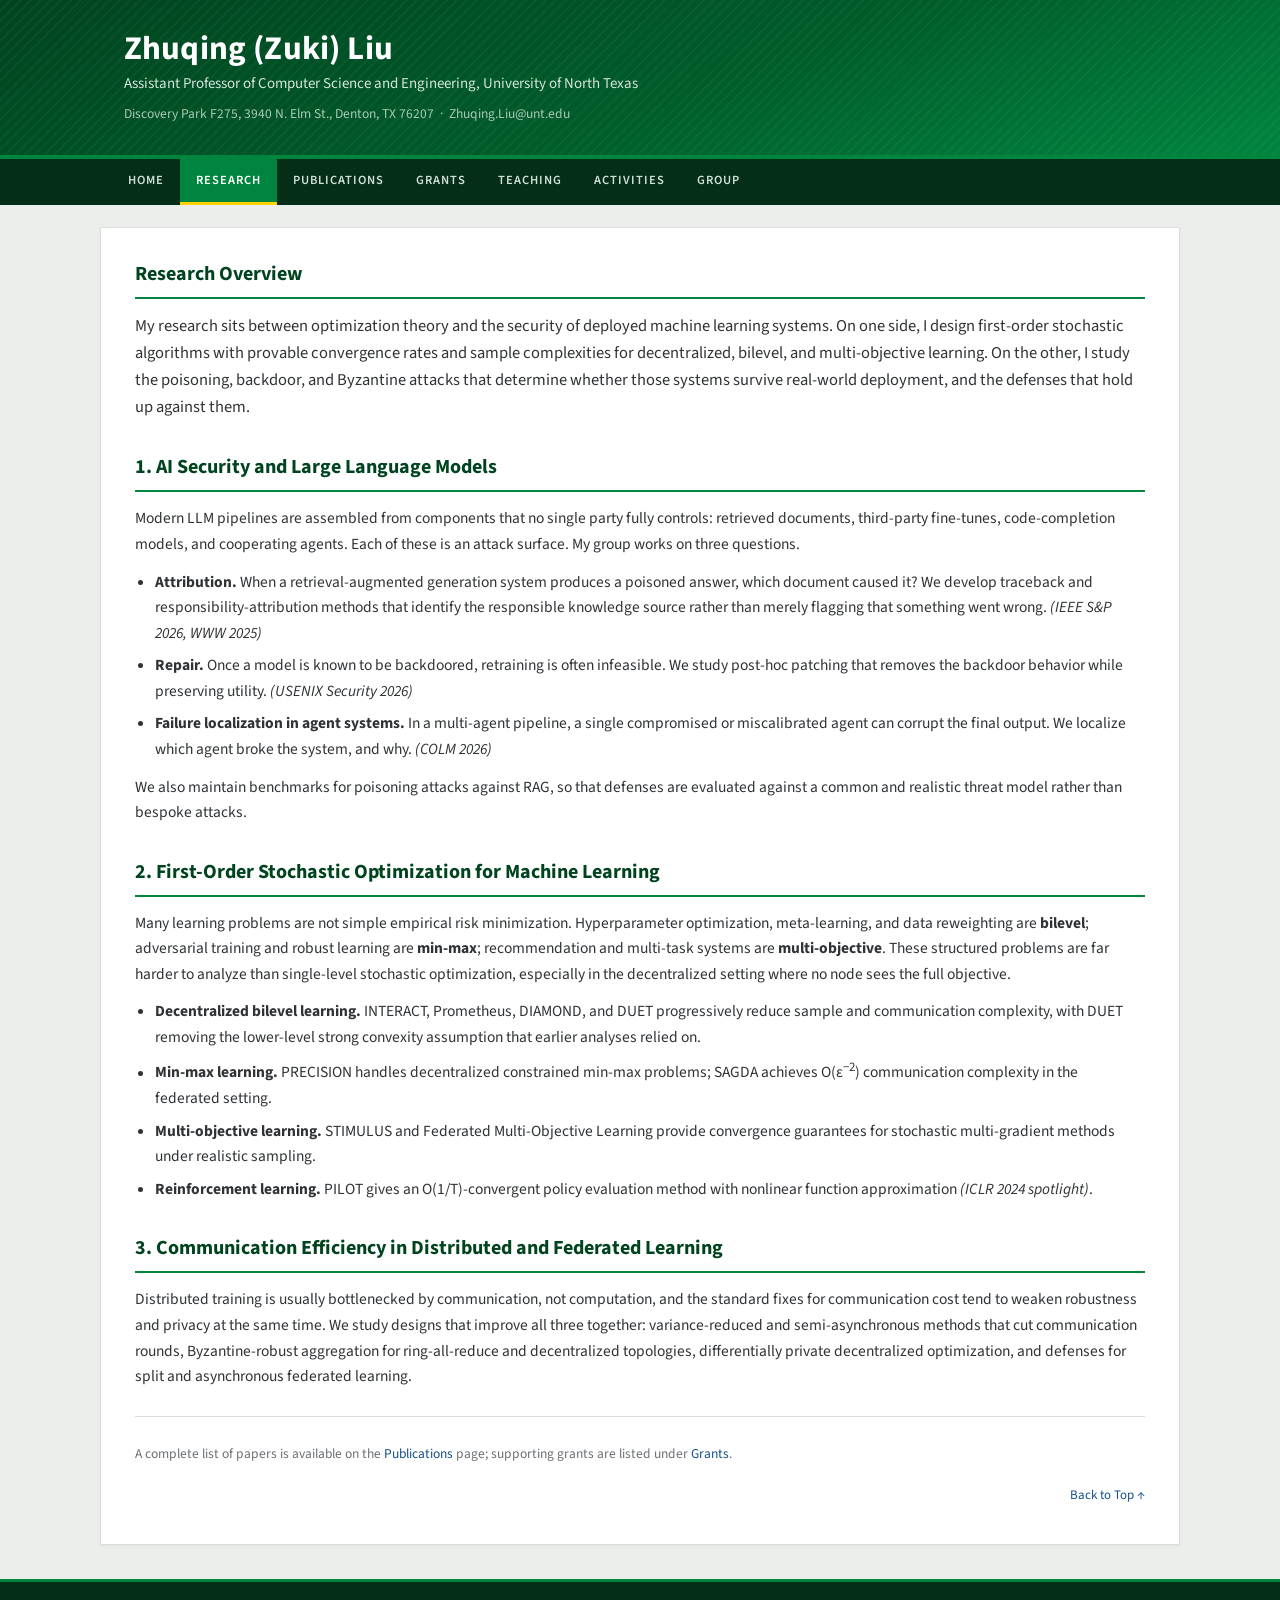
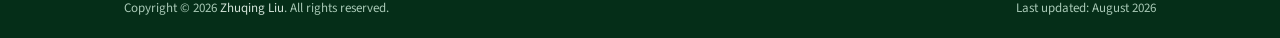
<file: research.html>
<!DOCTYPE html>
<html lang="en">
<head>
<meta charset="utf-8">
<meta name="viewport" content="width=device-width, initial-scale=1">
<title>Research | Zhuqing Liu</title>
<meta name="description" content="Research overview of Zhuqing Liu: AI security, large language models, stochastic optimization, and communication-efficient distributed learning.">
<meta property="og:title" content="Research | Zhuqing Liu">
<meta property="og:description" content="Research overview of Zhuqing Liu: AI security, large language models, stochastic optimization, and communication-efficient distributed learning.">
<link rel="preconnect" href="https://fonts.googleapis.com">
<link rel="preconnect" href="https://fonts.gstatic.com" crossorigin>
<link href="https://fonts.googleapis.com/css2?family=Source+Sans+3:wght@400;600;700&display=swap" rel="stylesheet">
<link rel="stylesheet" href="style.css">
</head>
<body>
<a id="top"></a>

<div id="banner">
  <div class="inner">
    <div>
      <h1><a href="index.html">Zhuqing (Zuki) Liu</a></h1>
      <p class="tagline">Assistant Professor of Computer Science and Engineering, University of North Texas</p>
      <p class="where">Discovery Park F275, 3940 N. Elm St., Denton, TX 76207 &nbsp;&middot;&nbsp; Zhuqing.Liu@unt.edu</p>
    </div>
  </div>
</div>

<div id="nav">
  <ul>
    <li><a href="index.html">Home</a></li>
    <li><a href="research.html" class="active">Research</a></li>
    <li><a href="publications.html">Publications</a></li>
    <li><a href="grants.html">Grants</a></li>
    <li><a href="teaching.html">Teaching</a></li>
    <li><a href="activities.html">Activities</a></li>
    <li><a href="group.html">Group</a></li>
  </ul>
</div>

<div id="page">
  <h2>Research Overview</h2>
  <p class="lead">
    My research sits between optimization theory and the security of deployed machine learning
    systems. On one side, I design first-order stochastic algorithms with provable convergence rates
    and sample complexities for decentralized, bilevel, and multi-objective learning. On the other, I
    study the poisoning, backdoor, and Byzantine attacks that determine whether those systems survive
    real-world deployment, and the defenses that hold up against them.
  </p>

  <h2>1. AI Security and Large Language Models</h2>
  <p>
    Modern LLM pipelines are assembled from components that no single party fully controls: retrieved
    documents, third-party fine-tunes, code-completion models, and cooperating agents. Each of these
    is an attack surface. My group works on three questions.
  </p>
  <ul class="plain">
    <li><b>Attribution.</b> When a retrieval-augmented generation system produces a poisoned answer,
        which document caused it? We develop traceback and responsibility-attribution methods that
        identify the responsible knowledge source rather than merely flagging that something went
        wrong. <i>(IEEE S&amp;P 2026, WWW 2025)</i></li>
    <li><b>Repair.</b> Once a model is known to be backdoored, retraining is often infeasible. We
        study post-hoc patching that removes the backdoor behavior while preserving utility.
        <i>(USENIX Security 2026)</i></li>
    <li><b>Failure localization in agent systems.</b> In a multi-agent pipeline, a single
        compromised or miscalibrated agent can corrupt the final output. We localize which agent
        broke the system, and why. <i>(COLM 2026)</i></li>
  </ul>
  <p>
    We also maintain benchmarks for poisoning attacks against RAG, so that defenses are evaluated
    against a common and realistic threat model rather than bespoke attacks.
  </p>

  <h2>2. First-Order Stochastic Optimization for Machine Learning</h2>
  <p>
    Many learning problems are not simple empirical risk minimization. Hyperparameter optimization,
    meta-learning, and data reweighting are <b>bilevel</b>; adversarial training and robust learning
    are <b>min-max</b>; recommendation and multi-task systems are <b>multi-objective</b>. These
    structured problems are far harder to analyze than single-level stochastic optimization,
    especially in the decentralized setting where no node sees the full objective.
  </p>
  <ul class="plain">
    <li><b>Decentralized bilevel learning.</b> INTERACT, Prometheus, DIAMOND, and DUET progressively
        reduce sample and communication complexity, with DUET removing the lower-level strong
        convexity assumption that earlier analyses relied on.</li>
    <li><b>Min-max learning.</b> PRECISION handles decentralized constrained min-max problems; SAGDA
        achieves O(&epsilon;<sup>&minus;2</sup>) communication complexity in the federated setting.</li>
    <li><b>Multi-objective learning.</b> STIMULUS and Federated Multi-Objective Learning provide
        convergence guarantees for stochastic multi-gradient methods under realistic sampling.</li>
    <li><b>Reinforcement learning.</b> PILOT gives an O(1/T)-convergent policy evaluation method with
        nonlinear function approximation <i>(ICLR 2024 spotlight)</i>.</li>
  </ul>

  <h2>3. Communication Efficiency in Distributed and Federated Learning</h2>
  <p>
    Distributed training is usually bottlenecked by communication, not computation, and the
    standard fixes for communication cost tend to weaken robustness and privacy at the same time. We
    study designs that improve all three together: variance-reduced and semi-asynchronous methods
    that cut communication rounds, Byzantine-robust aggregation for ring-all-reduce and decentralized
    topologies, differentially private decentralized optimization, and defenses for split and
    asynchronous federated learning.
  </p>

  <hr class="sep">
  <p class="foot-note">
    A complete list of papers is available on the <a href="publications.html">Publications</a> page;
    supporting grants are listed under <a href="grants.html">Grants</a>.
  </p>

  <a class="totop" href="#top">Back to Top &uarr;</a>
</div>

<div id="footer">
  <div class="inner">
    <span>Copyright &copy; 2026 <a href="mailto:Zhuqing.Liu@unt.edu">Zhuqing Liu</a>. All rights reserved.</span>
    <span>Last updated: August 2026</span>
  </div>
</div>

</body>
</html>
</file>
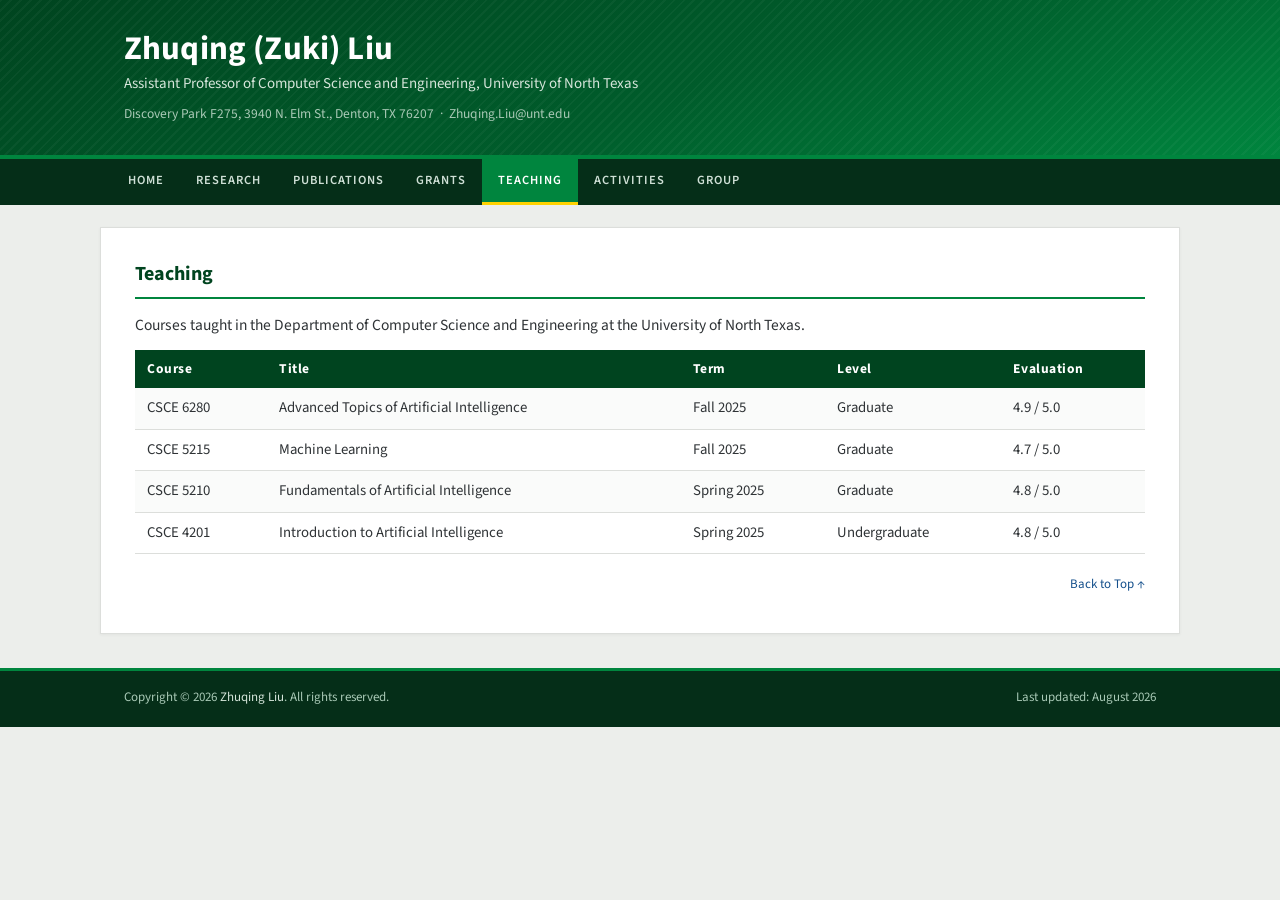
<file: teaching.html>
<!DOCTYPE html>
<html lang="en">
<head>
<meta charset="utf-8">
<meta name="viewport" content="width=device-width, initial-scale=1">
<title>Teaching | Zhuqing Liu</title>
<meta name="description" content="Courses taught by Zhuqing Liu at the University of North Texas.">
<meta property="og:title" content="Teaching | Zhuqing Liu">
<meta property="og:description" content="Courses taught by Zhuqing Liu at the University of North Texas.">
<link rel="preconnect" href="https://fonts.googleapis.com">
<link rel="preconnect" href="https://fonts.gstatic.com" crossorigin>
<link href="https://fonts.googleapis.com/css2?family=Source+Sans+3:wght@400;600;700&display=swap" rel="stylesheet">
<link rel="stylesheet" href="style.css">
</head>
<body>
<a id="top"></a>

<div id="banner">
  <div class="inner">
    <div>
      <h1><a href="index.html">Zhuqing (Zuki) Liu</a></h1>
      <p class="tagline">Assistant Professor of Computer Science and Engineering, University of North Texas</p>
      <p class="where">Discovery Park F275, 3940 N. Elm St., Denton, TX 76207 &nbsp;&middot;&nbsp; Zhuqing.Liu@unt.edu</p>
    </div>
  </div>
</div>

<div id="nav">
  <ul>
    <li><a href="index.html">Home</a></li>
    <li><a href="research.html">Research</a></li>
    <li><a href="publications.html">Publications</a></li>
    <li><a href="grants.html">Grants</a></li>
    <li><a href="teaching.html" class="active">Teaching</a></li>
    <li><a href="activities.html">Activities</a></li>
    <li><a href="group.html">Group</a></li>
  </ul>
</div>

<div id="page">
  <h2>Teaching</h2>
  <p>Courses taught in the Department of Computer Science and Engineering at the University of
     North Texas.</p>

  <table class="grid">
    <tr><th>Course</th><th>Title</th><th>Term</th><th>Level</th><th>Evaluation</th></tr>
    <tr><td>CSCE 6280</td><td>Advanced Topics of Artificial Intelligence</td><td>Fall 2025</td><td>Graduate</td><td>4.9 / 5.0</td></tr>
    <tr><td>CSCE 5215</td><td>Machine Learning</td><td>Fall 2025</td><td>Graduate</td><td>4.7 / 5.0</td></tr>
    <tr><td>CSCE 5210</td><td>Fundamentals of Artificial Intelligence</td><td>Spring 2025</td><td>Graduate</td><td>4.8 / 5.0</td></tr>
    <tr><td>CSCE 4201</td><td>Introduction to Artificial Intelligence</td><td>Spring 2025</td><td>Undergraduate</td><td>4.8 / 5.0</td></tr>
  </table>



  <a class="totop" href="#top">Back to Top &uarr;</a>
</div>

<div id="footer">
  <div class="inner">
    <span>Copyright &copy; 2026 <a href="mailto:Zhuqing.Liu@unt.edu">Zhuqing Liu</a>. All rights reserved.</span>
    <span>Last updated: August 2026</span>
  </div>
</div>

</body>
</html>
</file>
<file: style.css>
/* =========================================================
   Zhuqing Liu — academic homepage
   Classic template layout: banner, nav bar, white content
   panel, sidebar, footer.
   ========================================================= */

:root{
  --green:      #00853e;   /* UNT green */
  --green-dk:   #00441f;
  --green-mid:  #005c2b;
  --link:       #15508c;
  --link-hover: #a02c00;
  --role-red:   #c62828;
  --text:       #2f3336;
  --soft:       #6b7075;
  --line:       #dcdedb;
  --panel:      #ffffff;
  --bg:         #eceeeb;
  --wide:       1080px;
}

*,*::before,*::after{ box-sizing:border-box; }

body{
  margin:0;
  background:var(--bg);
  color:var(--text);
  font-family:"Source Sans 3", Arial, Helvetica, sans-serif;
  font-size:15.5px;
  line-height:1.65;
}

a{ color:var(--link); text-decoration:none; }
a:hover{ color:var(--link-hover); text-decoration:underline; }

.inner{ max-width:var(--wide); margin:0 auto; padding:0 24px; }

/* ---------- banner -------------------------------------- */

#banner{
  background:
    repeating-linear-gradient(135deg, rgba(255,255,255,.035) 0 2px, transparent 2px 7px),
    linear-gradient(160deg, var(--green-dk) 0%, var(--green-mid) 55%, var(--green) 100%);
  color:#fff;
  border-bottom:4px solid var(--green);
}

#banner .inner{
  display:flex;
  align-items:center;
  justify-content:space-between;
  gap:28px;
  padding-top:30px;
  padding-bottom:30px;
}

#banner h1{
  font-size:33px;
  font-weight:700;
  letter-spacing:.005em;
  margin:0 0 4px;
  line-height:1.15;
}
#banner h1 a{ color:#fff; text-decoration:none; }
#banner .tagline{ margin:0; font-size:15px; color:#d5e5da; }
#banner .where{ margin:6px 0 0; font-size:13.5px; color:#a9c9b6; }

.crest{
  text-align:right;
  font-size:12px;
  letter-spacing:.14em;
  text-transform:uppercase;
  color:#bcd7c6;
  line-height:1.5;
  white-space:nowrap;
}
.crest strong{ display:block; font-size:19px; letter-spacing:.02em; color:#fff; font-weight:700; }

/* ---------- nav ----------------------------------------- */

#nav{ background:#052e18; }
#nav ul{
  max-width:var(--wide);
  margin:0 auto;
  padding:0 12px;
  list-style:none;
  display:flex;
  flex-wrap:wrap;
}
#nav a{
  display:block;
  padding:11px 16px;
  color:#cfe0d6;
  font-size:12.5px;
  font-weight:600;
  letter-spacing:.08em;
  text-transform:uppercase;
  text-decoration:none;
  border-bottom:3px solid transparent;
}
#nav a:hover{ background:#0a4526; color:#fff; text-decoration:none; }
#nav a.active{ background:var(--green); color:#fff; border-bottom-color:#ffd200; }

/* ---------- page panel ---------------------------------- */

#page{
  max-width:var(--wide);
  margin:22px auto 34px;
  background:var(--panel);
  border:1px solid var(--line);
  box-shadow:0 1px 3px rgba(0,0,0,.05);
  padding:30px 34px 38px;
}

.cols{ display:grid; grid-template-columns:236px minmax(0,1fr); gap:34px; align-items:start; }

/* ---------- sidebar ------------------------------------- */

#sidebar .photo{
  width:100%;
  display:block;
  border:1px solid var(--line);
  padding:4px;
  background:#fff;
}

.card{
  border:1px solid var(--line);
  border-top:3px solid var(--green);
  padding:12px 14px;
  margin-top:16px;
  font-size:14px;
  line-height:1.55;
}
.card h3{
  margin:0 0 8px;
  font-size:13px;
  letter-spacing:.09em;
  text-transform:uppercase;
  color:var(--green-dk);
}
.card p{ margin:0 0 8px; }
.card p:last-child{ margin-bottom:0; }
.card .k{ color:var(--soft); display:block; font-size:12.5px; }
.card a{ word-break:break-word; }

.btn{
  display:block;
  text-align:center;
  background:var(--green);
  color:#fff !important;
  padding:9px 10px;
  margin-top:14px;
  font-size:13px;
  font-weight:700;
  letter-spacing:.07em;
  text-transform:uppercase;
  border:0;
}
.btn:hover{ background:var(--green-dk); text-decoration:none; }

/* ---------- headings & text ----------------------------- */

h2{
  font-size:20px;
  font-weight:700;
  color:var(--green-dk);
  border-bottom:2px solid var(--green);
  padding-bottom:6px;
  margin:30px 0 14px;
}
h2:first-child, .content > h2:first-of-type{ margin-top:0; }

h3{ font-size:16px; font-weight:700; color:#1e2426; margin:22px 0 8px; }

p{ margin:0 0 12px; }

.lead{ font-size:16.5px; }

hr.sep{ border:0; border-top:1px solid var(--line); margin:26px 0; }

/* ---------- callout ------------------------------------- */

.notice{
  background:#f2f8f4;
  border:1px solid #cfe3d7;
  border-left:5px solid var(--green);
  padding:12px 16px;
  margin:0 0 16px;
}
.notice b{ color:var(--green-dk); }

/* ---------- news ---------------------------------------- */

ul.news{ list-style:none; margin:0; padding:0; }
ul.news li{
  padding:8px 0 8px 20px;
  border-bottom:1px dotted var(--line);
  position:relative;
  font-size:14.8px;
}
ul.news li::before{
  content:"\25AA";
  position:absolute;
  left:2px;
  top:7px;
  color:var(--green);
  font-size:11px;
}
ul.news li:last-child{ border-bottom:0; }
ul.news b{ color:#1e2426; }

/* ---------- numbered lists (publications) --------------- */

ol.pubs{ margin:0; padding-left:26px; }
ol.pubs > li{
  margin-bottom:13px;
  padding-left:4px;
  font-size:14.8px;
  line-height:1.6;
}
ol.pubs .title{ font-weight:700; color:#1e2426; }
ol.pubs .title a{ font-weight:700; }
ol.pubs .self{ text-decoration:underline; }
ol.pubs .flag{ color:#a02c00; font-weight:700; }

.yearbar{
  background:#f4f6f4;
  border-left:5px solid var(--green);
  padding:5px 12px;
  margin:24px 0 12px;
  font-size:15px;
  font-weight:700;
  color:var(--green-dk);
  letter-spacing:.03em;
}

/* ---------- grants -------------------------------------- */

.agency{
  background:var(--green-dk);
  color:#fff;
  padding:7px 14px;
  margin:26px 0 0;
  font-size:14.5px;
  font-weight:700;
  letter-spacing:.05em;
}
.agency:first-of-type{ margin-top:8px; }

ol.grants{ margin:12px 0 0; padding-left:26px; }
ol.grants > li{ margin-bottom:15px; font-size:14.8px; line-height:1.62; }
ol.grants .title{ font-weight:700; color:#1e2426; }
ol.grants .role{ font-weight:700; color:var(--role-red); }

/* PI / Lead PI / Sole PI, highlighted wherever they appear */
.role{ color:var(--role-red); font-weight:700; }
table.summary .role{ font-weight:700; }
ul.news .role{ font-weight:700; }
ol.grants .amt{ font-weight:700; }

table.summary{
  width:100%;
  border-collapse:collapse;
  margin:0 0 6px;
  font-size:14.5px;
}
table.summary th{
  background:#f4f6f4;
  text-align:left;
  padding:8px 12px;
  border:1px solid var(--line);
  color:var(--green-dk);
  width:230px;
}
table.summary td{ padding:8px 12px; border:1px solid var(--line); }

/* ---------- generic tables (teaching) ------------------- */

table.grid{ width:100%; border-collapse:collapse; font-size:14.8px; margin:0 0 10px; }
table.grid th{
  background:var(--green-dk);
  color:#fff;
  text-align:left;
  padding:8px 12px;
  font-weight:700;
  font-size:13.5px;
  letter-spacing:.04em;
}
table.grid td{ padding:8px 12px; border-bottom:1px solid var(--line); vertical-align:top; }
table.grid tr:nth-child(even) td{ background:#fafbfa; }

/* ---------- misc lists ---------------------------------- */

ul.plain{ margin:0 0 12px; padding-left:20px; }
ul.plain li{ margin-bottom:7px; }

dl.svc{ margin:0; }
dl.svc dt{ font-weight:700; color:var(--green-dk); margin-top:14px; }
dl.svc dd{ margin:3px 0 0; }

.foot-note{ font-size:13.5px; color:var(--soft); margin-top:16px; }

/* ---------- people / group ------------------------------ */

.person{
  display:grid;
  grid-template-columns:150px minmax(0,1fr);
  gap:22px;
  background:#f7f8f7;
  border:1px solid var(--line);
  padding:18px 20px;
  margin:0 0 16px;
  align-items:start;
}

.person .mug{
  width:150px;
  height:150px;
  object-fit:cover;
  display:block;
  border:1px solid var(--line);
  background:#fff;
}

.person h3{
  margin:0 0 6px;
  font-size:19px;
  font-weight:700;
  color:var(--green-dk);
}
.person h3 a{ color:var(--green-dk); }

.person .when{
  margin:0 0 10px;
  font-size:14.2px;
  color:var(--soft);
}

.person p{ margin:0 0 8px; font-size:14.8px; line-height:1.6; }
.person p:last-child{ margin-bottom:0; }
.person .lbl{ font-weight:700; color:#1e2426; }
.person .award{ color:var(--role-red); font-weight:700; }

.alum{ list-style:none; margin:0; padding:0; }
.alum li{
  padding:9px 0;
  border-bottom:1px solid var(--line);
  font-size:14.8px;
}
.alum li:last-child{ border-bottom:0; }
.alum .who{ font-weight:700; color:#1e2426; }

.join{
  background:#f2f8f4;
  border:1px solid #cfe3d7;
  border-left:5px solid var(--green);
  padding:12px 16px;
  margin:0 0 16px;
  font-size:14.8px;
}
.join b{ color:var(--green-dk); }

@media (max-width:640px){
  .person{ grid-template-columns:1fr; gap:14px; }
  .person .mug{ width:130px; height:130px; }
}

/* ---------- footer -------------------------------------- */

#footer{
  border-top:3px solid var(--green);
  background:#052e18;
  color:#a9c9b6;
  font-size:13px;
}
#footer .inner{
  display:flex;
  justify-content:space-between;
  gap:16px;
  flex-wrap:wrap;
  padding-top:16px;
  padding-bottom:18px;
}
#footer a{ color:#d5e5da; }

.totop{ display:block; text-align:right; font-size:13px; margin-top:20px; }

/* ---------- responsive ---------------------------------- */

@media (max-width:860px){
  #banner .inner{ flex-direction:column; align-items:flex-start; gap:10px; padding-top:22px; padding-bottom:22px; }
  #banner h1{ font-size:26px; }
  .crest{ text-align:left; }
  #nav ul{ padding:0; }
  #nav a{ padding:10px 12px; font-size:11.5px; }
  #page{ padding:22px 18px 28px; margin:14px auto 24px; }
  .cols{ grid-template-columns:1fr; gap:22px; }
  #sidebar{ display:grid; grid-template-columns:150px minmax(0,1fr); gap:16px; align-items:start; }
  #sidebar .card:first-of-type{ margin-top:0; }
  table.summary th{ width:auto; }
}

@media (max-width:520px){
  #sidebar{ grid-template-columns:1fr; }
}

@media print{
  body{ background:#fff; font-size:10.5pt; }
  #nav, #footer, .totop, .btn{ display:none; }
  #page{ border:0; box-shadow:none; margin:0; padding:0; max-width:none; }
  #banner{ background:#fff; color:#000; border-bottom:2px solid #000; }
  #banner h1 a, #banner .tagline, #banner .where, .crest, .crest strong{ color:#000; }
  a{ color:#000; }
}
</file>
